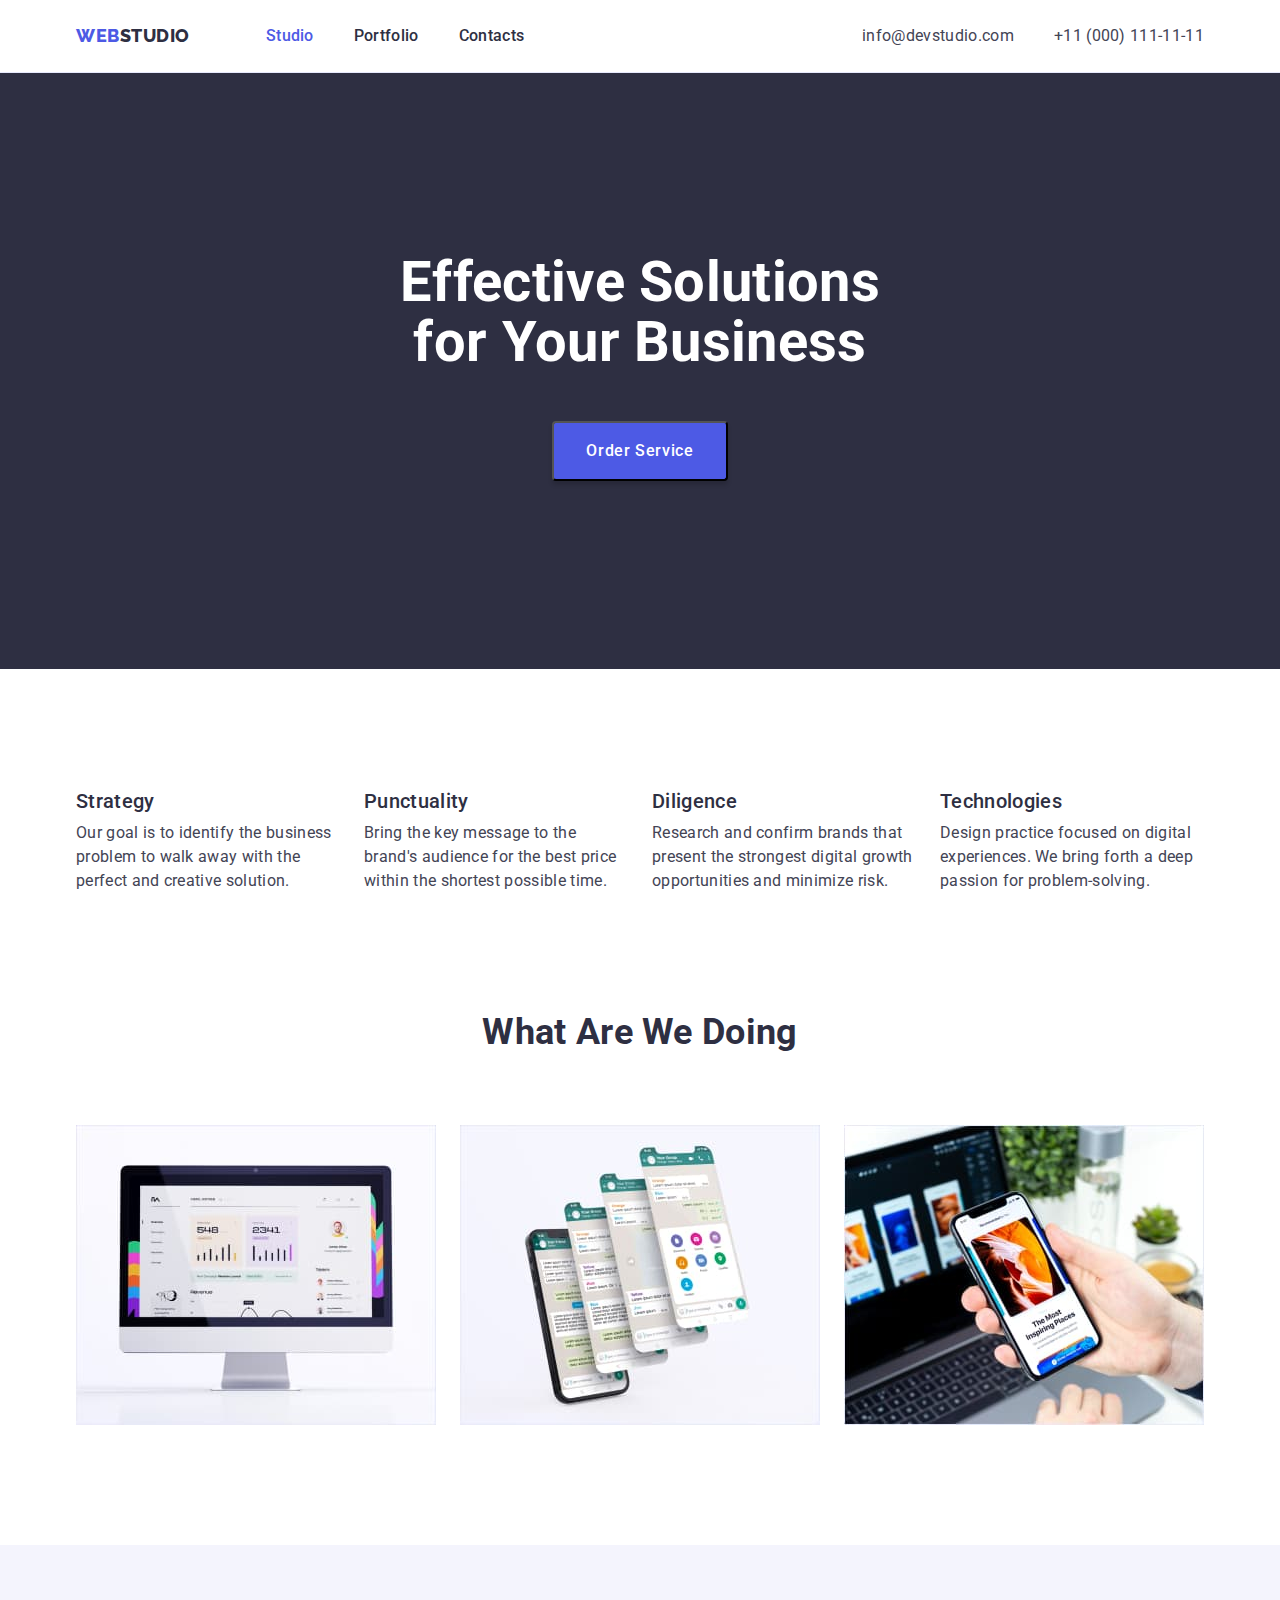
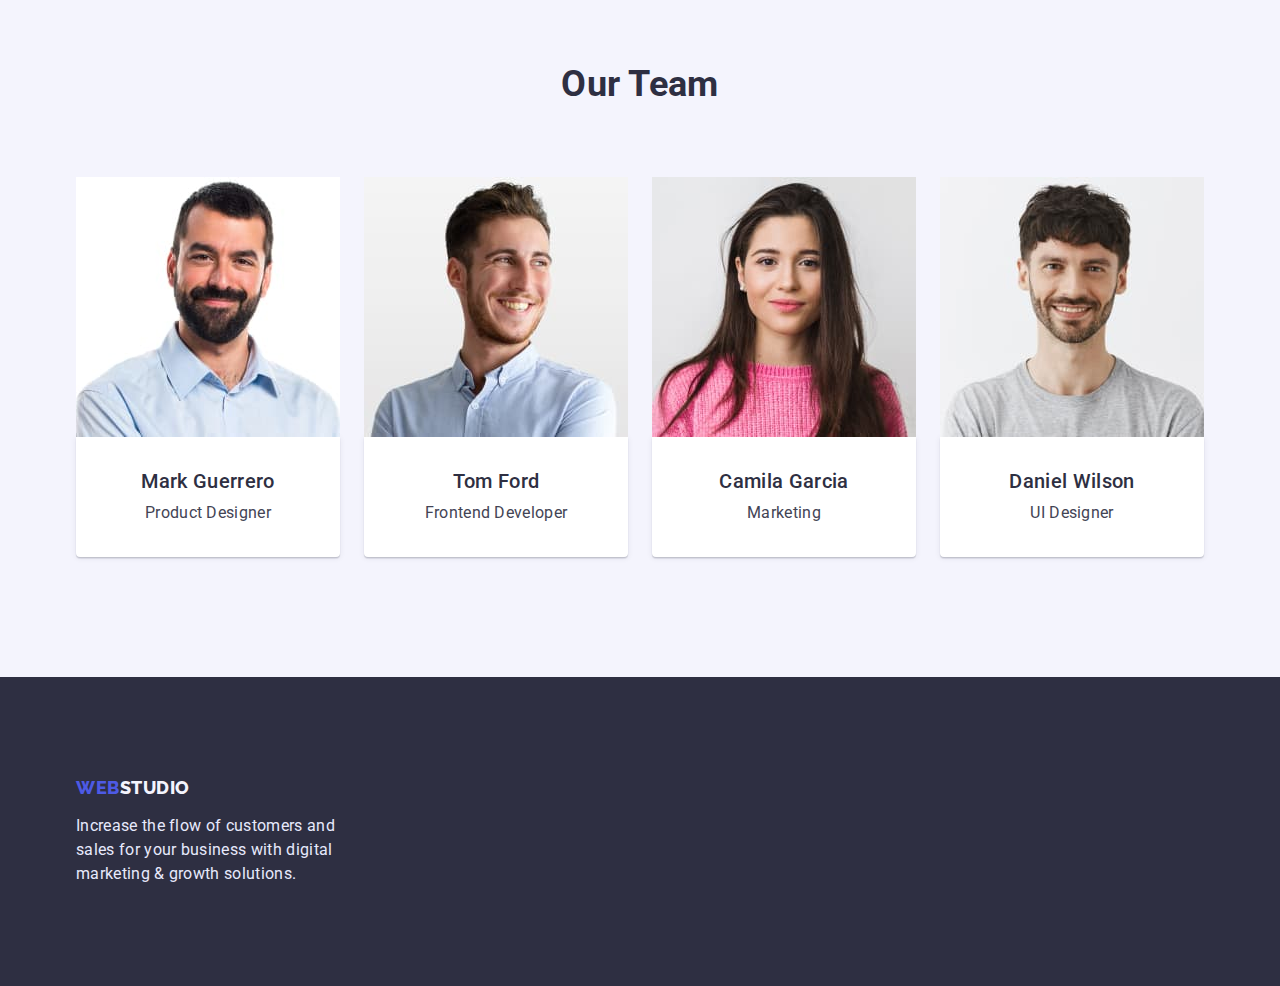
<file: index.html>
<!DOCTYPE html>
<html lang="en">
  <head>
    <meta charset="UTF-8" />
    <meta http-equiv="X-UA-Compatible" content="IE=edge" />
    <meta name="viewport" content="width=device-width, initial-scale=1.0" />
    <title>Web Studio</title>
    <link rel="preconnect" href="https://fonts.googleapis.com" />
    <link rel="preconnect" href="https://fonts.gstatic.com" crossorigin />
    <link
      href="https://fonts.googleapis.com/css2?family=Raleway:wght@800&family=Roboto:wght@400;500;700;900&display=swap"
      rel="stylesheet"
    />
    <link
      rel="stylesheet"
      href="https://cdn.jsdelivr.net/npm/modern-normalize@1.1.0/modern-normalize.min.css"
    />
    <link rel="stylesheet" href="./css/styles.css" />
  </head>
  <body>
    <header class="page-header">
      <div class="page-header-container container">
        <nav class="nav">
          <a href="./index.html" class="header-logo link">
            <span class="accent">Web</span>Studio
          </a>
          <ul class="site-nav list">
            <li class="nav-item">
              <a href="./index.html" class="nav-link link current">Studio</a>
            </li>
            <li class="nav-item">
              <a href="./portfolio.html" class="nav-link link">Portfolio</a>
            </li>
            <li class="nav-item">
              <a href="" class="nav-link link">Contacts</a>
            </li>
          </ul>
        </nav>
        <address class="address">
          <ul class="address-list list">
            <li class="address-item">
              <a href="mailto:info@devstudio.com" class="address-link link"
                >info@devstudio.com</a
              >
            </li>
            <li class="address-item">
              <a href="tel:+110001111111" class="address-link link"
                >+11 (000) 111-11-11</a
              >
            </li>
          </ul>
        </address>
      </div>
    </header>

    <main class="page-main">
      <!-- Hero section -->
      <section class="hero">
        <div class="container">
          <h1 class="hero-title">Effective Solutions for Your Business</h1>
          <button type="button" class="hero-btn btn">Order Service</button>
        </div>
      </section>
      <!-- /Hero section -->

      <!-- Principles of work section -->
      <section class="principles">
        <div class="container">
          <h2 class="principles-title title visually-hidden">
            Principles of work
          </h2>
          <ul class="principles-list wrapper list">
            <li class="principles-item">
              <h3 class="principles-subtitle subtitle">Strategy</h3>
              <p class="principles-desc">
                Our goal is to identify the business problem to walk away with
                the perfect and creative solution.
              </p>
            </li>
            <li class="principles-item">
              <h3 class="principles-subtitle subtitle">Punctuality</h3>
              <p class="principles-desc">
                Bring the key message to the brand's audience for the best price
                within the shortest possible time.
              </p>
            </li>
            <li class="principles-item">
              <h3 class="principles-subtitle subtitle">Diligence</h3>
              <p class="principles-desc">
                Research and confirm brands that present the strongest digital
                growth opportunities and minimize risk.
              </p>
            </li>
            <li class="principles-item">
              <h3 class="principles-subtitle subtitle">Technologies</h3>
              <p class="principles-desc">
                Design practice focused on digital experiences. We bring forth a
                deep passion for problem-solving.
              </p>
            </li>
          </ul>
        </div>
      </section>
      <!-- /Principles of work section -->

      <!-- What are we doing section -->
      <section class="product section">
        <div class="container">
          <h2 class="product-title title">What are we doing</h2>
          <ul class="product-list wrapper list">
            <li class="product-item">
              <img
                src="./images/what-are-we-doing-1.jpg"
                alt="An example of work  on the monitor"
                width="360"
                height="300"
              />
            </li>
            <li class="product-item">
              <img
                src="./images/what-are-we-doing-2.jpg"
                alt="An example of work on a
            smartphone"
                width="360"
                height="300"
              />
            </li>
            <li class="product-item">
              <img
                src="./images/what-are-we-doing-3.jpg"
                alt="An example of work on a laptop and a smartphone"
                width="360"
                height="300"
              />
            </li>
          </ul>
        </div>
      </section>
      <!-- /What are we doing section -->

      <!-- Our Team section-->
      <section class="team section">
        <div class="container">
          <h2 class="team-title title">Our Team</h2>
          <ul class="team-list wrapper list">
            <li class="team-item">
              <img
                src="./images/our-team-1.jpg"
                alt="Photo of the employee"
                width="264"
                height="260"
              />
              <div class="team-text-box">
                <h3 class="team-subtitle subtitle">Mark Guerrero</h3>
                <p class="team-desc">Product Designer</p>
              </div>
            </li>
            <li class="team-item">
              <img
                src="./images/our-team-2.jpg"
                alt="Photo of the employee"
                width="264"
                height="260"
              />
              <div class="team-text-box">
                <h3 class="team-subtitle subtitle">Tom Ford</h3>
                <p class="team-desc">Frontend Developer</p>
              </div>
            </li>
            <li class="team-item">
              <img
                src="./images/our-team-3.jpg"
                alt="Photo of the employee"
                width="264"
                height="260"
              />
              <div class="team-text-box">
                <h3 class="team-subtitle subtitle">Camila Garcia</h3>
                <p class="team-desc">Marketing</p>
              </div>
            </li>
            <li class="team-item">
              <img
                src="./images/our-team-4.jpg"
                alt="Photo of the employee"
                width="264"
                height="260"
              />
              <div class="team-text-box">
                <h3 class="team-subtitle subtitle">Daniel Wilson</h3>
                <p class="team-desc">UI Designer</p>
              </div>
            </li>
          </ul>
        </div>
      </section>
      <!-- /Our Team section-->
    </main>

    <footer class="page-footer">
      <div class="container">
        <a href="./index.html" class="footer-logo link">
          <span class="accent">Web</span>Studio
        </a>
        <p class="footer-desc">
          Increase the flow of customers and sales for your business with
          digital marketing & growth solutions.
        </p>
      </div>
    </footer>
  </body>
</html>
</file>
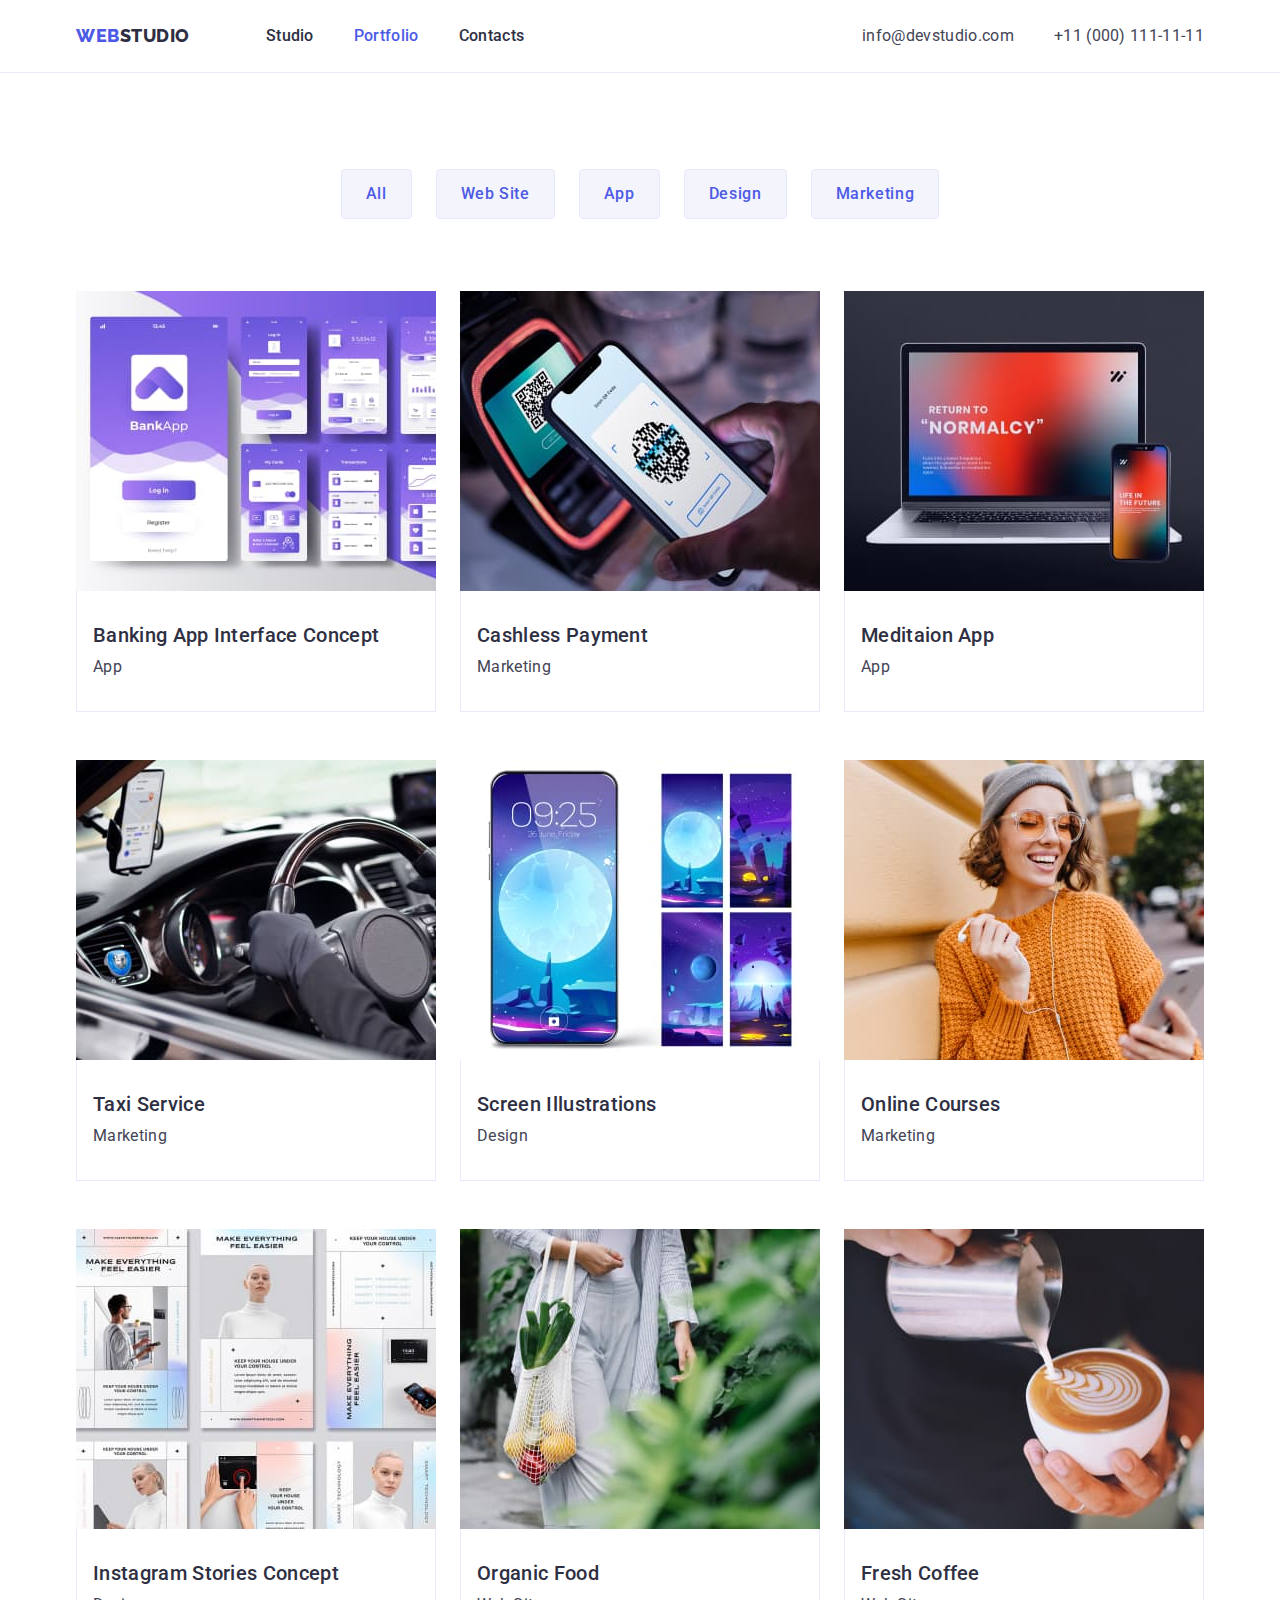
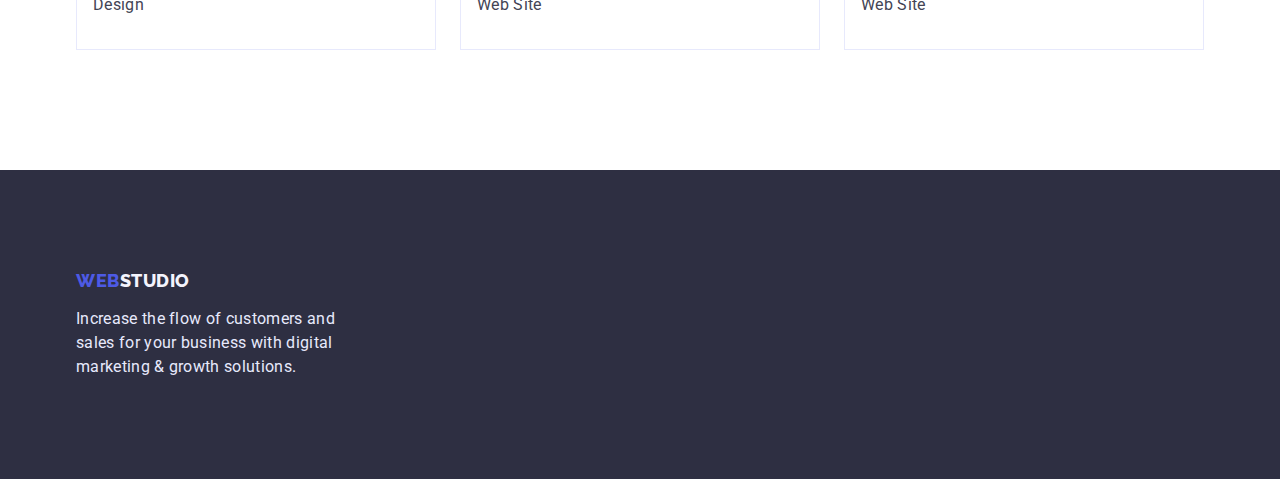
<file: portfolio.html>
<!DOCTYPE html>
<html lang="en">
  <head>
    <meta charset="UTF-8" />
    <meta http-equiv="X-UA-Compatible" content="IE=edge" />
    <meta name="viewport" content="width=device-width, initial-scale=1.0" />
    <title>Portfolio</title>
    <link rel="preconnect" href="https://fonts.googleapis.com" />
    <link rel="preconnect" href="https://fonts.gstatic.com" crossorigin />
    <link
      href="https://fonts.googleapis.com/css2?family=Raleway:wght@800&family=Roboto:wght@400;500;700;900&display=swap"
      rel="stylesheet"
    />
    <link
      rel="stylesheet"
      href="https://cdn.jsdelivr.net/npm/modern-normalize@1.1.0/modern-normalize.min.css"
    />
    <link rel="stylesheet" href="./css/styles.css" />
  </head>
  <body>
    <header class="page-header">
      <div class="page-header-container container">
        <nav class="nav">
          <a href="./index.html" class="header-logo link">
            <span class="accent">Web</span>Studio
          </a>
          <ul class="site-nav list">
            <li class="nav-item">
              <a href="./index.html" class="nav-link link">Studio</a>
            </li>
            <li class="nav-item">
              <a href="./portfolio.html" class="nav-link link current"
                >Portfolio</a
              >
            </li>
            <li class="nav-item">
              <a href="" class="nav-link link">Contacts</a>
            </li>
          </ul>
        </nav>
        <address class="address">
          <ul class="address-list list">
            <li class="address-item">
              <a href="mailto:info@devstudio.com" class="address-link link"
                >info@devstudio.com</a
              >
            </li>
            <li class="address-item">
              <a href="tel:+110001111111" class="address-link link"
                >+11 (000) 111-11-11</a
              >
            </li>
          </ul>
        </address>
      </div>
    </header>

    <main class="portfolio-main">
      <!-- Portfolio section -->
      <section class="portfolio">
        <div class="container">
          <h1 class="portfolio-title title visually-hidden">Portfolio</h1>
          <ul class="portfolio-list-filter list">
            <li class="portfolio-item-filter">
              <button type="button" class="portfolio-btn btn">All</button>
            </li>
            <li class="portfolio-item-filter">
              <button type="button" class="portfolio-btn btn">Web Site</button>
            </li>
            <li class="portfolio-item-filter">
              <button type="button" class="portfolio-btn btn">App</button>
            </li>
            <li class="portfolio-item-filter">
              <button type="button" class="portfolio-btn btn">Design</button>
            </li>
            <li class="portfolio-item-filter">
              <button type="button" class="portfolio-btn btn">Marketing</button>
            </li>
          </ul>

          <ul class="portfolio-list-product list">
            <li class="portfolio-item-product">
              <img
                src="./images/portfolio/portfolio-1.jpg"
                alt="Example of work"
                width="360"
                height="300"
              />
              <div class="portfolio-text-box">
                <h2 class="portfolio-subtitle subtitle">
                  Banking App Interface Concept
                </h2>
                <p class="portfolio-desc">App</p>
              </div>
            </li>
            <li class="portfolio-item-product">
              <img
                src="./images/portfolio/portfolio-2.jpg"
                alt="Example of work"
                width="360"
                height="300"
              />
              <div class="portfolio-text-box">
                <h2 class="portfolio-subtitle subtitle">Cashless Payment</h2>
                <p class="portfolio-desc">Marketing</p>
              </div>
            </li>
            <li class="portfolio-item-product">
              <img
                src="./images/portfolio/portfolio-3.jpg"
                alt="Example of work"
                width="360"
                height="300"
              />
              <div class="portfolio-text-box">
                <h2 class="portfolio-subtitle subtitle">Meditaion App</h2>
                <p class="portfolio-desc">App</p>
              </div>
            </li>
            <li class="portfolio-item-product">
              <img
                src="./images/portfolio/portfolio-4.jpg"
                alt="Example of work"
                width="360"
                height="300"
              />
              <div class="portfolio-text-box">
                <h2 class="portfolio-subtitle subtitle">Taxi Service</h2>
                <p class="portfolio-desc">Marketing</p>
              </div>
            </li>
            <li class="portfolio-item-product">
              <img
                src="./images/portfolio/portfolio-5.jpg"
                alt="Example of work"
                width="360"
                height="300"
              />
              <div class="portfolio-text-box">
                <h2 class="portfolio-subtitle subtitle">
                  Screen Illustrations
                </h2>
                <p class="portfolio-desc">Design</p>
              </div>
            </li>
            <li class="portfolio-item-product">
              <img
                src="./images/portfolio/portfolio-6.jpg"
                alt="Example of work"
                width="360"
                height="300"
              />
              <div class="portfolio-text-box">
                <h2 class="portfolio-subtitle subtitle">Online Courses</h2>
                <p class="portfolio-desc">Marketing</p>
              </div>
            </li>
            <li class="portfolio-item-product">
              <img
                src="./images/portfolio/portfolio-7.jpg"
                alt="Example of work"
                width="360"
                height="300"
              />
              <div class="portfolio-text-box">
                <h2 class="portfolio-subtitle subtitle">
                  Instagram Stories Concept
                </h2>
                <p class="portfolio-desc">Design</p>
              </div>
            </li>
            <li class="portfolio-item-product">
              <img
                src="./images/portfolio/portfolio-8.jpg"
                alt="Example of work"
                width="360"
                height="300"
              />
              <div class="portfolio-text-box">
                <h2 class="portfolio-subtitle subtitle">Organic Food</h2>
                <p class="portfolio-desc">Web Site</p>
              </div>
            </li>
            <li class="portfolio-item-product">
              <img
                src="./images/portfolio/portfolio-9.jpg"
                alt="Example of work"
                width="360"
                height="300"
              />
              <div class="portfolio-text-box">
                <h2 class="portfolio-subtitle subtitle">Fresh Coffee</h2>
                <p class="portfolio-desc">Web Site</p>
              </div>
            </li>
          </ul>
        </div>
      </section>
      <!-- /Portfolio section -->
    </main>

    <footer class="page-footer">
      <div class="container">
        <a href="./index.html" class="footer-logo link">
          <span class="accent">Web</span>Studio
        </a>
        <p class="footer-desc">
          Increase the flow of customers and sales for your business with
          digital marketing & growth solutions.
        </p>
      </div>
    </footer>
  </body>
</html>
</file>
<file: css/styles.css>
:root{
--main-color:#434455; 
--secondary-color:#2E2F42;
--accent-color:#4D5AE5; 
--white-color: #FFFFFF;
--main-font-size: 16px;
--main-line-height:1.5;
--main-letter-spacing:0.02em; 
--main-gap:24px;
} 

body{
    font-family: 'Roboto', sans-serif;
    color: var(--main-color);
    font-size: var(--main-font-size);
    line-height: var(--main-line-height);
    letter-spacing: var(--main-letter-spacing);
}

h1,h2,h3,h4,p{
    margin-top: 0;
    margin-bottom: 0;
}

ul{
    margin-top: 0;
    margin-bottom: 0;
    padding-left: 0;
}

img{
    display: block;
    max-width: 100%;
    height: auto;
}

button{
     cursor: pointer;
}

.list{ 
   list-style-type: none; 
}
.link{ 
   text-decoration: none; 
}
.nav-link.current{
    color: var(--accent-color);
}
.title{
    font-weight: 700;
    font-size: 36px;
    line-height: 1.11;
    text-align: center;
    text-transform: capitalize;
    color: var(--secondary-color);
    margin-bottom: 72px;
}
.subtitle{
    font-weight: 500;
    font-size: 20px;
    line-height: 1.2;
    color: var(--secondary-color);
    margin-bottom: 8px;
}

.btn{
    display: block;
    font-weight: 500;
    font-size: inherit;
    line-height: inherit; 
    letter-spacing: 0.04em;

}
.visually-hidden {
  position: absolute;
  width: 1px;
  height: 1px;
  margin: -1px;
  border: 0;
  padding: 0;
  white-space: nowrap;
  clip-path: inset(100%);
  clip: rect(0 0 0 0);
  overflow: hidden;
}

.container{
    width: 1158px;
    margin-left: auto;
    margin-right: auto;
    padding: 0 15px;
}

.section{
    padding-top: 120px;
    padding-bottom: 120px;
}

.wrapper{
    display: flex;
    flex-wrap: wrap;
    gap: var(--main-gap);
}
/* ========================== Studio page============================ */

/*-----------------------------Header---------------------------------*/
.page-header{
border-bottom: 1px solid #E7E9FC;
}
.page-header-container{
   display: flex; 
   justify-content: space-between;
}
.nav{
    display: flex;
}
.site-nav{
    display: flex;
    gap: 40px;
}
.address-list{
    display: flex;
}
.header-logo {
   font-family: 'Raleway', sans-serif;
   font-weight: 800;
   font-size: 18px;
   line-height: 1.33;
   letter-spacing: 0.03em;
   text-transform: uppercase; 
   color:var(--secondary-color);
   margin-right: 76px;
   padding: 24px 0;
}
.accent{
   color: var(--accent-color); 
} 
.nav-link {
   font-weight: 500;
   color: var(--secondary-color); 
   display: inline-block;
   padding: 24px 0;
} 
.address-item:first-child{
   margin-right: 40px;
}
.address-link {
   font-style: normal;
   color: var(--main-color);
   display: inline-block;
   padding: 24px 0;
}

.nav-link:hover,
.nav-link:focus{
    color: var(--accent-color);
}
.address-link:hover,
.address-link:focus{
    color: var(--accent-color);
}
/*----------------------------/Header-------------------------------------------*/


/*---------------------------- Hero--------------------------------------------- */
.hero{
    background-color: var(--secondary-color);
    padding-top: 180px;
    padding-bottom: 188px;
}
.hero-title{
    width: 496px;
    font-weight: 700;
    font-size: 56px;
    line-height: 1.07;
    text-align: center;
    color: var(--white-color);
    margin-left: auto;
    margin-right: auto; 
    margin-bottom: 48px;
}
.hero-btn{
    background-color: var(--accent-color);
    color: var(--white-color);
    box-shadow: 0px 4px 4px rgba(0, 0, 0, 0.15);
    border-radius: 4px;
    padding: 16px 32px;
    margin-left: auto;
    margin-right: auto;
}
.hero-btn:hover,
.hero-btn:focus{
    background-color: #404BBF;
}
/* -----------------------------/Hero-------------------------------------------- */

/* -----------------------------Principles of work section-------------------------------------------- */
.principles{
    padding-top: 120px;
}
.principles-item{
    width: calc((100% - 3 * 24px) / 4)
}

/* -----------------------------/Principles of work section-------------------------------------------- */


/*------------------------------ What are we doing section---------------------------------------- */
.product-item{
    width: calc((100% - 2 * 24px) / 3);
}
/*------------------------------ /What are we doing section---------------------------------------- */


/*------------------------------ Our Team---------------------------------------- */
.team{
    background-color: #F4F4FD;
}
.team-item{
    width: calc((100% - 3 * 24px) / 4);
}
.team-text-box{
    background: #FFFFFF;
    padding: 32px 16px;
    box-shadow: 0px 1px 6px rgba(46, 47, 66, 0.08), 0px 1px 1px rgba(46, 47, 66, 0.16), 0px 2px 1px rgba(46, 47, 66, 0.08);
    border-radius: 0px 0px 4px 4px;
}
.team-subtitle{
    text-align: center;
}
.team-desc{
    text-align: center;
}
/*------------------------------ /Our Team -------------------------------------*/

/*------------------------------ Footer ----------------------------------------*/
.page-footer{
    background-color: var(--secondary-color);
    padding-top: 100px;
    padding-bottom: 100px;
}
.footer-logo{
    display: inline-block;
    font-family: 'Raleway';
    font-weight: 800;
    font-size: 18px;
    line-height: 1.17;
    letter-spacing: 0.03em;
    text-transform: uppercase;
    color: #F4F4FD;
    margin-bottom:16px;
}
.footer-desc{
    width: 264px;
    color:#E7E9FC;
}
/* --------------------------/Footer------------------------------------------- */

/* ==========================/Studio page============================ */



/*===========================Portfolio page========================== */
.portfolio{
     padding-top: 96px;
     padding-bottom: 120px;
}
.portfolio-list-filter{
     display: flex;
     justify-content: center;
     gap: var(--main-gap);    
     margin-bottom: 72px;
}
.portfolio-btn{
    background-color: #F4F4FD;
    color: var(--accent-color);
    border: 1px solid #E7E9FC;
    border-radius: 4px;
    padding: 12px 24px;
}
.portfolio-btn:hover,
.portfolio-btn:focus{
    background-color: #404BBF;
    color: var(--white-color);
    box-shadow: 0px 3px 1px rgba(0, 0, 0, 0.1), 0px 2px 1px rgba(0, 0, 0, 0.08), 0px 2px 2px rgba(0, 0, 0, 0.12);
}
.portfolio-list-product{
    display: flex;
    flex-wrap: wrap;
    column-gap: var(--main-gap);
    row-gap: 48px;
}
.portfolio-item-product{
   width: calc((100% - 2 * 24px) / 3); 
}  
.portfolio-text-box{
   padding: 32px 16px;
   border: 1px solid #E7E9FC;
   border-top:none;
}
/*===========================/Portfolio page========================== */
</file>
